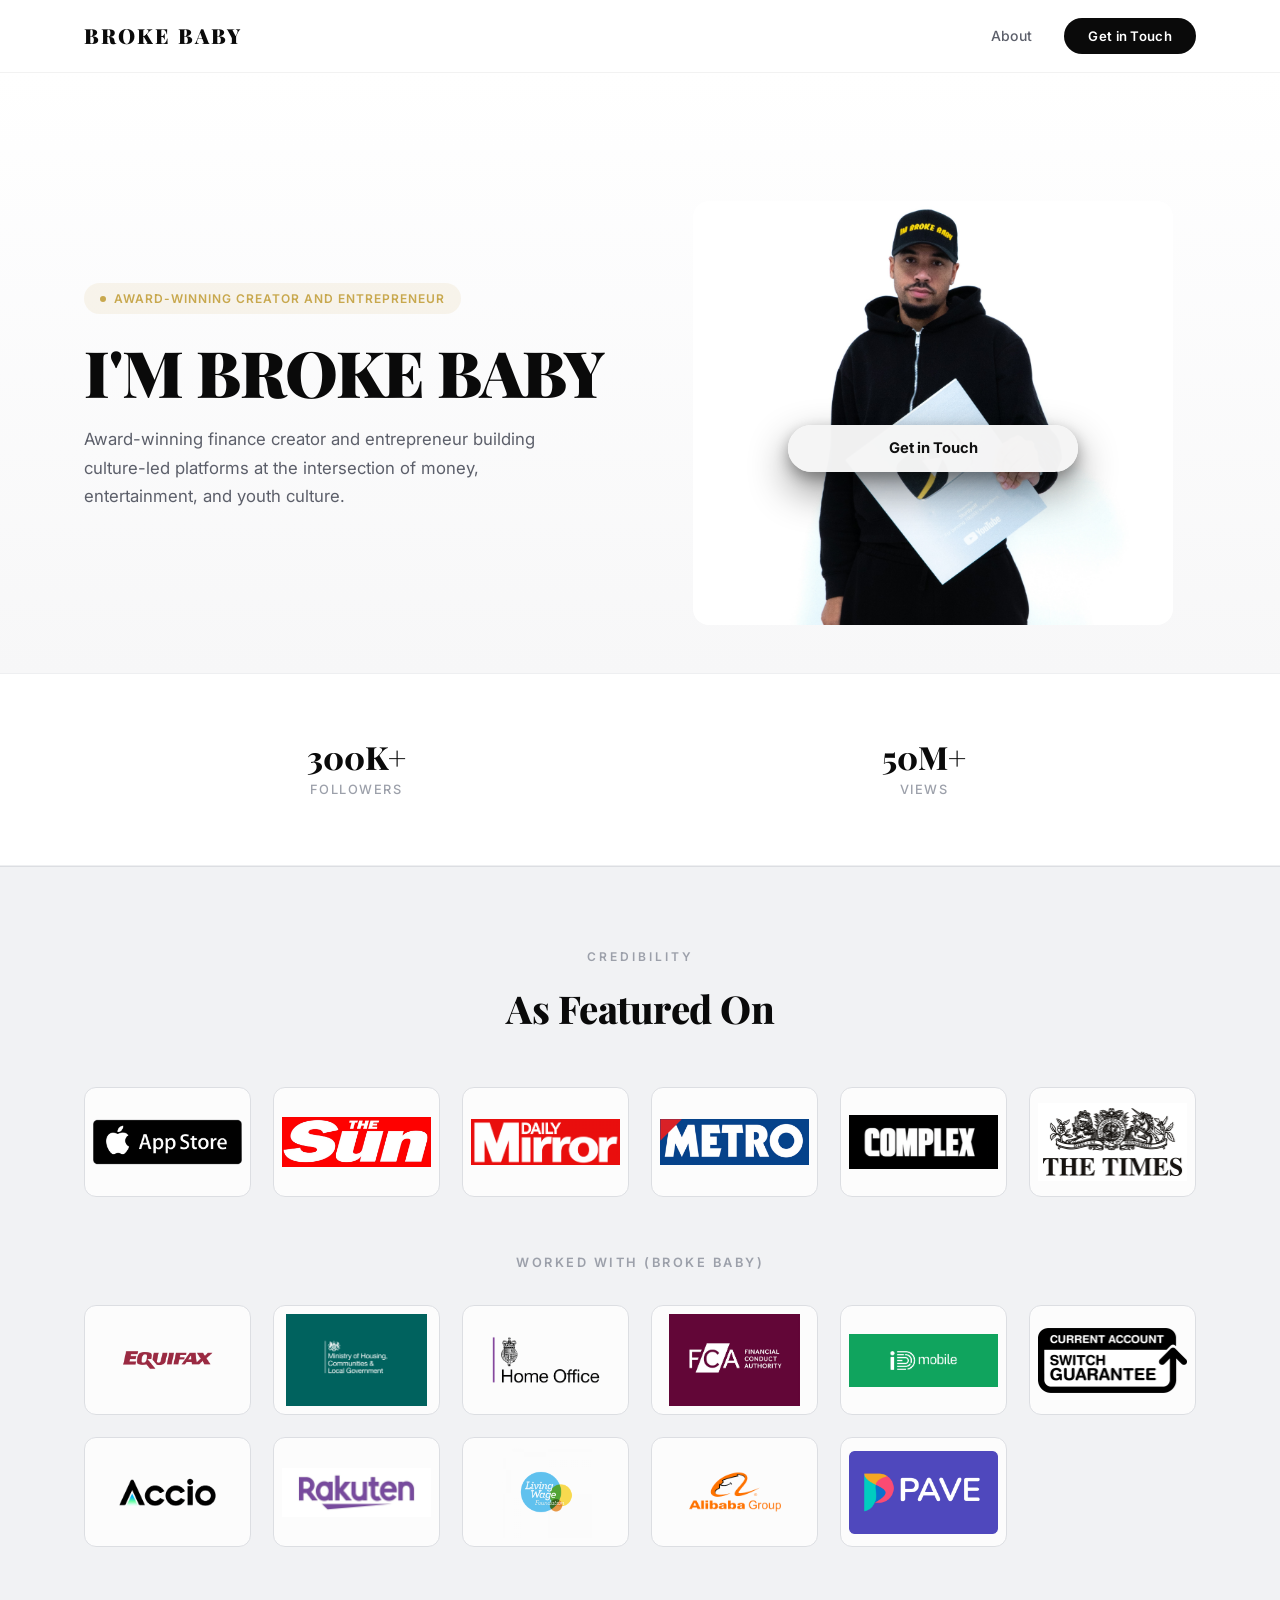
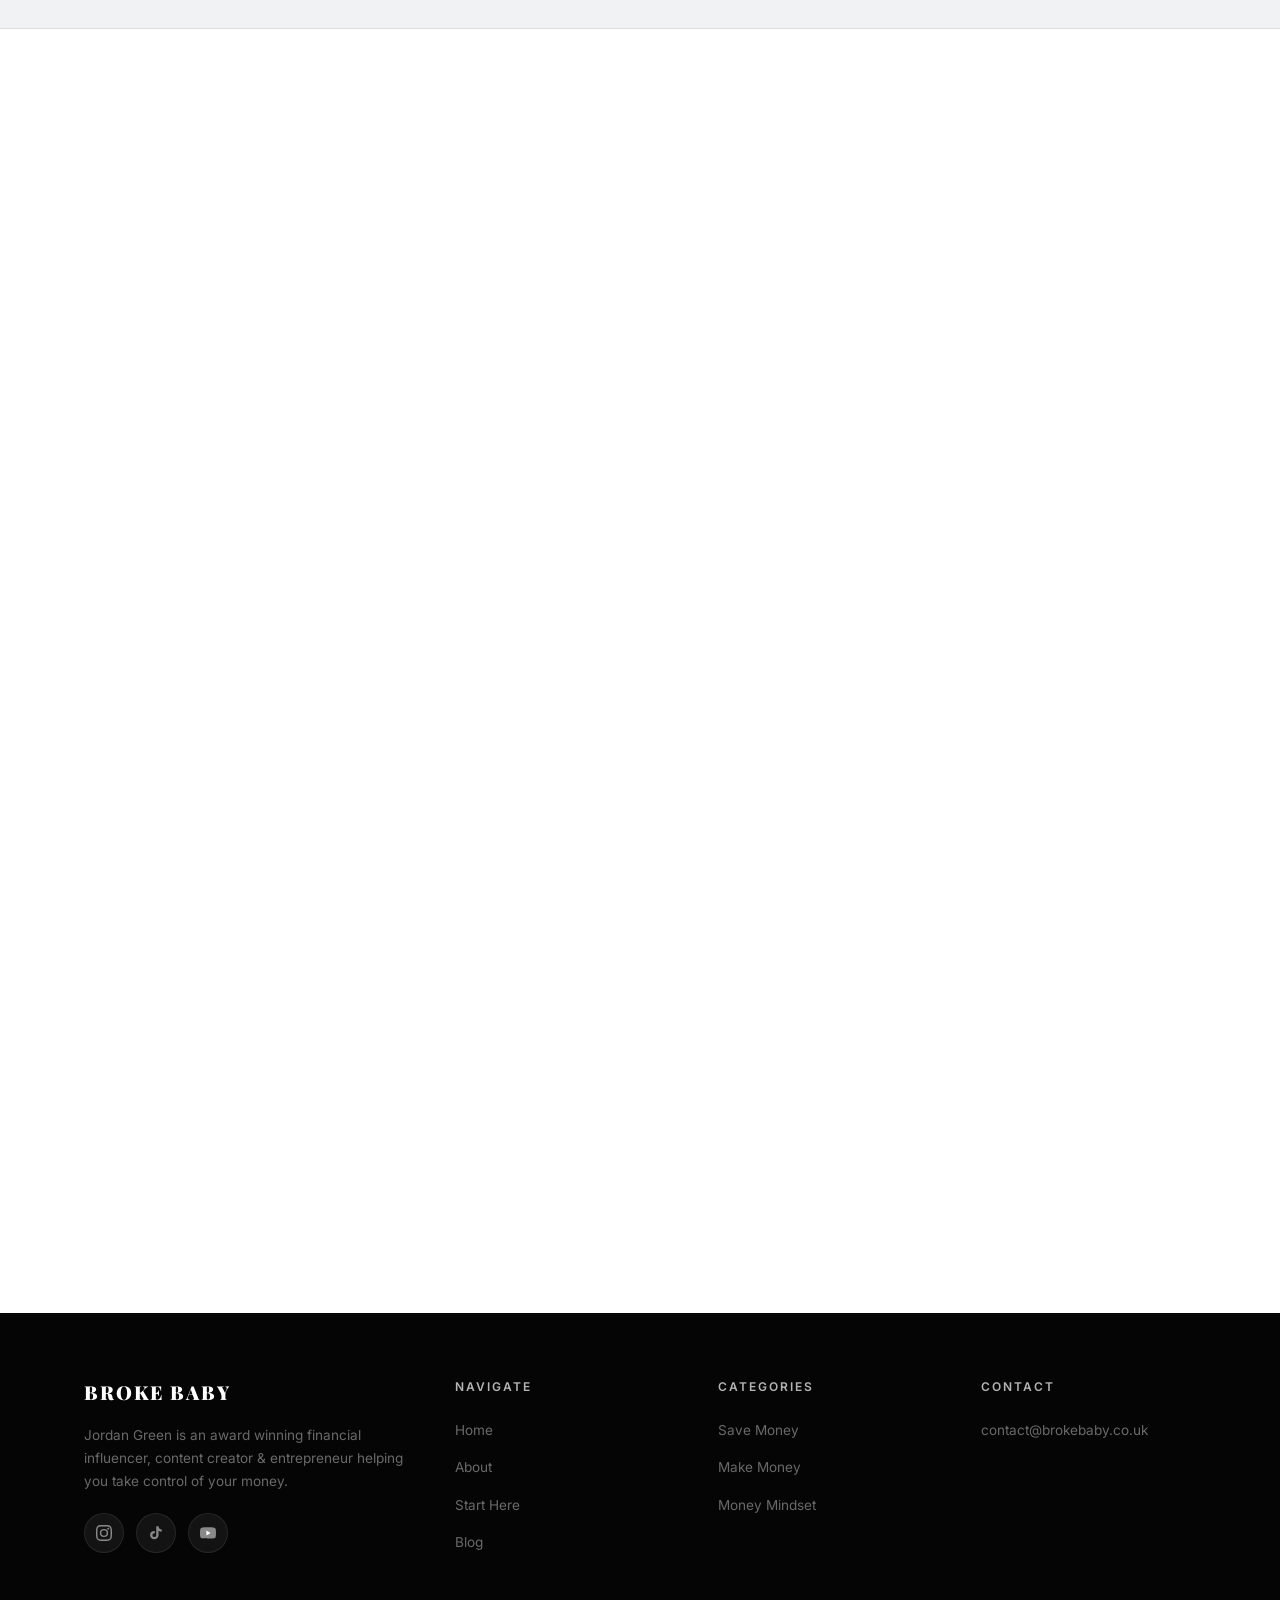
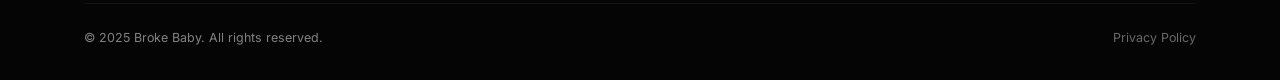
<file: index.html>
<!DOCTYPE html>
<html lang="en">
<head>
  <meta charset="UTF-8">
  <meta name="viewport" content="width=device-width, initial-scale=1.0">
  <title>Broke Baby | Jordan Green</title>
  <link rel="preconnect" href="https://fonts.googleapis.com">
  <link rel="preconnect" href="https://fonts.gstatic.com" crossorigin>
  <link href="https://fonts.googleapis.com/css2?family=Inter:wght@400;500;600;700;800;900&family=Playfair+Display:wght@700;800;900&display=swap" rel="stylesheet">
  <style>
    *, *::before, *::after {
      margin: 0;
      padding: 0;
      box-sizing: border-box;
    }

    :root {
      --max-width: 1160px;
      --bg: #fafafa;
      --white: #ffffff;
      --black: #0a0a0a;
      --grey-50: #f7f7f8;
      --grey-100: #eeeff1;
      --grey-200: #dcdee2;
      --grey-400: #9ca0aa;
      --grey-600: #5c5f6a;
      --accent: #c8a84e;
      --radius: 10px;
      --radius-lg: 16px;
      --shadow-sm: 0 1px 3px rgba(0,0,0,0.06), 0 1px 2px rgba(0,0,0,0.04);
      --shadow-md: 0 4px 16px rgba(0,0,0,0.06), 0 2px 6px rgba(0,0,0,0.04);
      --shadow-lg: 0 10px 40px rgba(0,0,0,0.08), 0 4px 12px rgba(0,0,0,0.04);
      --transition: 0.3s cubic-bezier(0.4, 0, 0.2, 1);
    }

    html {
      scroll-behavior: smooth;
      -webkit-font-smoothing: antialiased;
      -moz-osx-font-smoothing: grayscale;
    }

    body {
      font-family: 'Inter', -apple-system, BlinkMacSystemFont, sans-serif;
      background: var(--bg);
      color: var(--black);
      line-height: 1.6;
      overflow-x: hidden;
    }

    .container {
      max-width: var(--max-width);
      margin: 0 auto;
      padding: 0 24px;
    }

    /* ========== NAV ========== */
    .nav {
      position: sticky;
      top: 0;
      z-index: 1000;
      background: rgba(255,255,255,0.92);
      backdrop-filter: blur(20px);
      -webkit-backdrop-filter: blur(20px);
      border-bottom: 1px solid rgba(0,0,0,0.05);
      transition: box-shadow var(--transition);
    }

    .nav.scrolled {
      box-shadow: 0 1px 12px rgba(0,0,0,0.06);
    }

    .nav-inner {
      display: flex;
      align-items: center;
      justify-content: space-between;
      height: 72px;
    }

    .nav-logo {
      font-family: 'Playfair Display', serif;
      font-weight: 900;
      font-size: 1.3rem;
      letter-spacing: 2px;
      text-transform: uppercase;
      color: var(--black);
      text-decoration: none;
    }

    .nav-links {
      display: flex;
      align-items: center;
      gap: 32px;
      list-style: none;
    }

    .nav-links a {
      font-size: 0.875rem;
      font-weight: 500;
      color: var(--grey-600);
      text-decoration: none;
      letter-spacing: 0.3px;
      transition: color var(--transition);
      position: relative;
    }

    .nav-links a::after {
      content: '';
      position: absolute;
      bottom: -4px;
      left: 0;
      width: 0;
      height: 2px;
      background: var(--black);
      transition: width var(--transition);
    }

    .nav-links a:hover {
      color: var(--black);
    }

    .nav-links a:hover::after {
      width: 100%;
    }

    .nav-cta {
      background: var(--black) !important;
      color: var(--white) !important;
      padding: 10px 24px !important;
      border-radius: 50px !important;
      font-weight: 600 !important;
      font-size: 0.825rem !important;
      letter-spacing: 0.3px;
      transition: transform var(--transition), box-shadow var(--transition) !important;
    }

    .nav-cta::after {
      display: none !important;
    }

    .nav-cta:hover {
      transform: translateY(-1px);
      box-shadow: 0 4px 16px rgba(0,0,0,0.18) !important;
    }

    .nav-mobile-toggle {
      display: none;
      background: none;
      border: none;
      cursor: pointer;
      padding: 8px;
    }

    .nav-mobile-toggle span {
      display: block;
      width: 22px;
      height: 2px;
      background: var(--black);
      margin: 5px 0;
      transition: var(--transition);
      border-radius: 2px;
    }

    .nav-mobile-toggle.active span:nth-child(1) {
      transform: rotate(45deg) translate(5px, 5px);
    }

    .nav-mobile-toggle.active span:nth-child(2) {
      opacity: 0;
    }

    .nav-mobile-toggle.active span:nth-child(3) {
      transform: rotate(-45deg) translate(5px, -5px);
    }

    /* ========== HERO ========== */
    .hero {
      padding: 80px 0 0;
      background: linear-gradient(180deg, var(--white) 0%, var(--grey-50) 100%);
      overflow: hidden;
    }

    .hero-grid {
      display: grid;
      grid-template-columns: 1fr 1fr;
      gap: 60px;
      align-items: center;
      min-height: 520px;
    }

    .hero-content {
      max-width: 540px;
    }

    .hero-badge {
      display: inline-flex;
      align-items: center;
      gap: 8px;
      background: rgba(200, 168, 78, 0.1);
      color: var(--accent);
      padding: 6px 16px;
      border-radius: 50px;
      font-size: 0.75rem;
      font-weight: 600;
      letter-spacing: 1px;
      text-transform: uppercase;
      margin-bottom: 24px;
    }

    .hero-badge::before {
      content: '';
      width: 6px;
      height: 6px;
      background: var(--accent);
      border-radius: 50%;
    }

    .hero-title {
      font-family: 'Playfair Display', serif;
      font-size: clamp(2.5rem, 5vw, 4rem);
      font-weight: 900;
      line-height: 1.05;
      letter-spacing: -1px;
      margin-bottom: 20px;
      color: var(--black);
    }

    .hero-text {
      font-size: 1.05rem;
      color: var(--grey-600);
      line-height: 1.7;
      margin-bottom: 32px;
      max-width: 480px;
    }

    .hero-buttons {
      display: flex;
      gap: 14px;
      flex-wrap: wrap;
    }

    .btn {
      display: inline-flex;
      align-items: center;
      justify-content: center;
      gap: 8px;
      padding: 14px 32px;
      border-radius: 50px;
      font-size: 0.9rem;
      font-weight: 600;
      text-decoration: none;
      letter-spacing: 0.3px;
      transition: all var(--transition);
      cursor: pointer;
      border: none;
    }

    .btn-primary {
      background: var(--black);
      color: var(--white);
    }

    .btn-primary:hover {
      transform: translateY(-2px);
      box-shadow: 0 6px 24px rgba(0,0,0,0.2);
    }

    .btn-secondary {
      background: transparent;
      color: var(--black);
      border: 1.5px solid var(--grey-200);
    }

    .btn-secondary:hover {
      border-color: var(--black);
      transform: translateY(-2px);
    }

    .sponsorship-btn {
      box-shadow: 0 12px 28px rgba(0,0,0,0.28), 0 4px 10px rgba(0,0,0,0.16);
      width: 100%;
    }

    .sponsorship-form-wrap { max-width: 560px; margin: 0 auto; }
    .sponsorship-form { display: grid; gap: 10px; }
    .sponsorship-form input,
    .sponsorship-form textarea {
      width: 100%;
      border: 1px solid var(--grey-200);
      border-radius: 10px;
      padding: 12px 14px;
      font: inherit;
      background: #fff;
      color: #111;
    }
    .sponsorship-form textarea { resize: vertical; }
    .hp-field { position: absolute !important; left: -10000px !important; opacity: 0 !important; }
    .partnership-status { margin: 6px 0 0; font-size: 0.92rem; color: var(--grey-600); text-align: center; min-height: 1.2em; }

    .hero-image-wrapper {
      position: relative;
      display: flex;
      justify-content: center;
      align-items: flex-end;
    }

    .hero-image-cta {
      position: absolute;
      left: 50%;
      transform: translateX(-50%);
      bottom: 36%;
      z-index: 3;
      background: rgba(245,245,245,0.98);
      color: #111;
      border: 0;
      border-radius: 999px;
      padding: 12px 26px;
      font-weight: 700;
      font-size: 0.92rem;
      text-decoration: none;
      min-width: 290px;
      text-align: center;
      box-shadow: 0 18px 40px rgba(0,0,0,0.45), 0 6px 14px rgba(0,0,0,0.3);
    }

    .hero-image-cta:hover { border-color: var(--accent); color: var(--accent); }

    .hero-image {
      width: 100%;
      max-width: 480px;
      height: auto;
      border-radius: var(--radius-lg);
      object-fit: cover;
      object-position: center 30%;
    }

    .hero-mobile-text {
      display: none;
    }

    /* ========== STATS ========== */
    .stats {
      padding: 48px 0;
      background: var(--white);
      border-top: 1px solid var(--grey-100);
      border-bottom: 1px solid var(--grey-100);
    }

    .stats-grid {
      display: grid;
      grid-template-columns: repeat(2, 1fr);
      gap: 24px;
      text-align: center;
    }

    .stat-item {
      padding: 16px;
    }

    .stat-number {
      font-family: 'Playfair Display', serif;
      font-size: 2rem;
      font-weight: 800;
      color: var(--black);
      line-height: 1.2;
    }

    .stat-label {
      font-size: 0.8rem;
      color: var(--grey-400);
      text-transform: uppercase;
      letter-spacing: 1.5px;
      font-weight: 500;
      margin-top: 4px;
    }

    /* ========== SOCIAL PROOF ========== */
    .social-proof {
      padding: 80px 0;
      background: #f1f2f4;
      color: var(--black);
      border-top: 1px solid var(--grey-200);
      border-bottom: 1px solid var(--grey-200);
    }

    .section-label {
      font-size: 0.75rem;
      text-transform: uppercase;
      letter-spacing: 3px;
      font-weight: 600;
      color: var(--grey-400);
      text-align: center;
      margin-bottom: 12px;
    }

    .section-title {
      font-family: 'Playfair Display', serif;
      font-size: clamp(1.75rem, 3vw, 2.5rem);
      font-weight: 800;
      text-align: center;
      margin-bottom: 48px;
      letter-spacing: -0.5px;
    }

    .proof-subsection {
      margin-bottom: 56px;
    }

    .proof-subsection:last-child {
      margin-bottom: 0;
    }

    .proof-subtitle {
      font-size: 0.8rem;
      text-transform: uppercase;
      letter-spacing: 2.5px;
      font-weight: 600;
      color: var(--grey-400);
      text-align: center;
      margin-bottom: 32px;
    }

    .logos-row {
      display: grid;
      grid-template-columns: repeat(auto-fit, minmax(160px, 1fr));
      gap: 22px;
      align-items: center;
    }

    .logo-pill {
      display: flex;
      align-items: center;
      justify-content: center;
      height: 110px;
      width: 100%;
      font-size: 0.95rem;
      font-weight: 600;
      color: var(--black);
      letter-spacing: 0.3px;
      text-align: center;
      background: rgba(255,255,255,0.75);
      border: 1px solid var(--grey-200);
      border-radius: 12px;
      padding: 8px;
      overflow: hidden;
    }

    .logo-pill:hover {
      transform: none;
    }

    .logo-pill img {
      height: 100%;
      width: 100%;
      max-width: 100%;
      max-height: 100%;
      object-fit: contain;
      display: block;
      filter: none;
      margin: 0 auto;
    }

    /* ========== START HERE ========== */
    .start-here {
      padding: 100px 0;
      background: linear-gradient(180deg, var(--grey-50) 0%, var(--white) 100%);
    }

    .cards-grid {
      display: grid;
      grid-template-columns: repeat(3, 1fr);
      gap: 24px;
    }

    .card {
      background: var(--white);
      border-radius: var(--radius-lg);
      padding: 36px 28px;
      box-shadow: var(--shadow-sm);
      border: 1px solid var(--grey-100);
      transition: all var(--transition);
      text-decoration: none;
      color: inherit;
      display: flex;
      flex-direction: column;
      position: relative;
      overflow: hidden;
    }

    .card::before {
      content: '';
      position: absolute;
      top: 0;
      left: 0;
      right: 0;
      height: 3px;
      background: linear-gradient(90deg, var(--black), var(--grey-600));
      opacity: 0;
      transition: opacity var(--transition);
    }

    .card:hover {
      transform: translateY(-4px);
      box-shadow: var(--shadow-lg);
    }

    .card:hover::before {
      opacity: 1;
    }

    .card-icon {
      width: 48px;
      height: 48px;
      border-radius: var(--radius);
      background: var(--grey-50);
      display: flex;
      align-items: center;
      justify-content: center;
      margin-bottom: 20px;
      font-size: 1.3rem;
    }

    .card-title {
      font-family: 'Playfair Display', serif;
      font-size: 1.25rem;
      font-weight: 800;
      margin-bottom: 10px;
    }

    .card-text {
      font-size: 0.9rem;
      color: var(--grey-600);
      line-height: 1.65;
      flex: 1;
    }

    .card-arrow {
      margin-top: 20px;
      font-size: 0.85rem;
      font-weight: 600;
      color: var(--black);
      display: inline-flex;
      align-items: center;
      gap: 6px;
      transition: gap var(--transition);
    }

    .card:hover .card-arrow {
      gap: 12px;
    }

    /* ========== ABOUT ========== */
    .about {
      padding: 100px 0;
      background: var(--white);
    }

    .about-grid {
      display: grid;
      grid-template-columns: 1fr 1.2fr;
      gap: 64px;
      align-items: center;
    }

    .about-image-wrapper {
      position: relative;
    }

    .about-image-overlay-link {
      position: absolute;
      left: 0;
      right: 0;
      bottom: 12%;
      display: block;
      text-align: center;
      padding: 0 20px;
      color: rgba(255,255,255,0.98);
      font-family: 'Anton', 'Bebas Neue', sans-serif;
      letter-spacing: 0.45px;
      font-size: clamp(1.15rem, 2.9vw, 1.75rem);
      text-transform: uppercase;
      text-decoration: none;
      line-height: 1.2;
      text-shadow: 0 4px 14px rgba(0,0,0,0.72), 0 10px 28px rgba(0,0,0,0.55), 0 0 2px rgba(0,0,0,0.7);
    }

    .about-image {
      width: 100%;
      border-radius: var(--radius-lg);
      object-fit: cover;
      aspect-ratio: 4/5;
      box-shadow: var(--shadow-lg);
    }

    .about-content h2 {
      font-family: 'Playfair Display', serif;
      font-size: clamp(1.75rem, 3vw, 2.25rem);
      font-weight: 800;
      margin-bottom: 24px;
      letter-spacing: -0.5px;
    }

    .about-content p {
      font-size: 1rem;
      color: var(--grey-600);
      line-height: 1.75;
      margin-bottom: 16px;
      text-wrap: pretty;
      text-align: center;
    }

    .about-highlight {
      background: transparent;
      color: var(--grey-600) !important;
      border: 0;
      border-radius: 0;
      padding: 0;
      text-align: left;
      font-weight: 400;
      line-height: 1.75 !important;
      margin-bottom: 16px;
    }

    .about-content p:last-of-type {
      margin-bottom: 32px;
    }

    .about-awards {
      display: flex;
      flex-direction: column;
      gap: 12px;
      margin-top: 24px;
      padding-top: 24px;
      border-top: 1px solid var(--grey-100);
    }

    .award-item {
      display: flex;
      align-items: center;
      gap: 10px;
      font-size: 0.875rem;
      color: var(--grey-600);
    }

    .award-item svg {
      flex-shrink: 0;
      color: var(--accent);
    }

    /* ========== LATEST CONTENT ========== */
    .latest-content {
      padding: 100px 0;
      background: var(--grey-50);
    }

    .posts-grid {
      display: grid;
      grid-template-columns: repeat(3, 1fr);
      gap: 24px;
    }

    .post-card {
      background: var(--white);
      border-radius: var(--radius-lg);
      overflow: hidden;
      box-shadow: var(--shadow-sm);
      border: 1px solid var(--grey-100);
      transition: all var(--transition);
      text-decoration: none;
      color: inherit;
    }

    .post-card:hover {
      transform: translateY(-4px);
      box-shadow: var(--shadow-lg);
    }

    .post-image {
      width: 100%;
      aspect-ratio: 16/10;
      object-fit: cover;
    }

    .post-body {
      padding: 24px;
    }

    .post-meta {
      font-size: 0.75rem;
      color: var(--grey-400);
      text-transform: uppercase;
      letter-spacing: 1px;
      font-weight: 500;
      margin-bottom: 10px;
    }

    .post-title {
      font-family: 'Playfair Display', serif;
      font-size: 1.1rem;
      font-weight: 800;
      line-height: 1.35;
      margin-bottom: 10px;
    }

    .post-excerpt {
      font-size: 0.875rem;
      color: var(--grey-600);
      line-height: 1.6;
    }

    /* ========== CTA ========== */
    .cta {
      padding: 100px 0;
      background: var(--black);
      color: var(--white);
      text-align: center;
      position: relative;
      overflow: hidden;
    }

    .cta::before {
      content: '';
      position: absolute;
      top: -50%;
      left: -50%;
      width: 200%;
      height: 200%;
      background: radial-gradient(circle at 50% 50%, rgba(200,168,78,0.06) 0%, transparent 60%);
      pointer-events: none;
    }

    .cta-content {
      position: relative;
      z-index: 1;
    }

    .cta h2 {
      font-family: 'Playfair Display', serif;
      font-size: clamp(2rem, 4vw, 3rem);
      font-weight: 900;
      margin-bottom: 16px;
      letter-spacing: -0.5px;
    }

    .cta p {
      font-size: 1.05rem;
      color: rgba(255,255,255,0.65);
      max-width: 520px;
      margin: 0 auto 36px;
      line-height: 1.7;
    }

    .btn-white {
      background: var(--white);
      color: var(--black);
      padding: 16px 40px;
      font-size: 0.95rem;
    }

    .btn-white:hover {
      transform: translateY(-2px);
      box-shadow: 0 8px 30px rgba(255,255,255,0.15);
    }

    /* ========== FOOTER ========== */
    .footer {
      padding: 64px 0 32px;
      background: #050505;
      color: rgba(255,255,255,0.5);
    }

    .footer-grid {
      display: grid;
      grid-template-columns: 1.5fr 1fr 1fr 1fr;
      gap: 48px;
      margin-bottom: 48px;
    }

    .footer-brand {
      font-family: 'Playfair Display', serif;
      font-weight: 900;
      font-size: 1.2rem;
      letter-spacing: 2px;
      text-transform: uppercase;
      color: var(--white);
      margin-bottom: 16px;
    }

    .footer-about {
      font-size: 0.85rem;
      line-height: 1.7;
      color: rgba(255,255,255,0.4);
    }

    .footer-heading {
      font-size: 0.75rem;
      text-transform: uppercase;
      letter-spacing: 2px;
      font-weight: 600;
      color: rgba(255,255,255,0.7);
      margin-bottom: 20px;
    }

    .footer-links {
      list-style: none;
      display: flex;
      flex-direction: column;
      gap: 12px;
    }

    .footer-links a {
      font-size: 0.85rem;
      color: rgba(255,255,255,0.4);
      text-decoration: none;
      transition: color var(--transition);
    }

    .footer-links a:hover {
      color: var(--white);
    }

    .footer-socials {
      display: flex;
      gap: 12px;
      margin-top: 8px;
    }

    .footer-social {
      width: 40px;
      height: 40px;
      border-radius: 50%;
      background: rgba(255,255,255,0.06);
      border: 1px solid rgba(255,255,255,0.08);
      display: flex;
      align-items: center;
      justify-content: center;
      color: rgba(255,255,255,0.5);
      text-decoration: none;
      font-size: 0.85rem;
      transition: all var(--transition);
    }

    .footer-social:hover {
      background: rgba(255,255,255,0.12);
      color: var(--white);
      transform: translateY(-2px);
    }

    .footer-bottom {
      border-top: 1px solid rgba(255,255,255,0.06);
      padding-top: 24px;
      display: flex;
      justify-content: space-between;
      align-items: center;
      font-size: 0.78rem;
    }

    .footer-bottom a {
      color: rgba(255,255,255,0.4);
      text-decoration: none;
    }

    .footer-bottom a:hover {
      color: var(--white);
    }

    /* ========== MOBILE NAV ========== */
    .mobile-menu {
      display: none;
      position: fixed;
      top: 72px;
      left: 0;
      right: 0;
      bottom: 0;
      background: rgba(255,255,255,0.98);
      backdrop-filter: blur(20px);
      z-index: 999;
      padding: 32px 24px;
    }

    .mobile-menu.active {
      display: flex;
      flex-direction: column;
      gap: 8px;
      animation: fadeIn 0.3s ease;
    }

    .mobile-menu a {
      display: block;
      padding: 16px 0;
      font-size: 1.1rem;
      font-weight: 500;
      color: var(--black);
      text-decoration: none;
      border-bottom: 1px solid var(--grey-100);
    }

    .mobile-menu .btn {
      margin-top: 16px;
      text-align: center;
    }

    /* ========== ANIMATIONS ========== */
    @keyframes fadeIn {
      from { opacity: 0; }
      to { opacity: 1; }
    }

    .reveal {
      opacity: 0;
      transform: translateY(26px);
      transition: opacity 0.55s ease, transform 0.65s cubic-bezier(.19,1,.22,1);
      will-change: transform, opacity;
    }

    .reveal.visible {
      opacity: 1;
      transform: translateY(0);
    }

    /* ========== RESPONSIVE ========== */
    @media (max-width: 1024px) {
      .hero-grid {
        grid-template-columns: 1fr;
        gap: 40px;
        text-align: center;
      }

      .hero-content {
        max-width: 100%;
        display: flex;
        flex-direction: column;
        align-items: center;
      }

      .hero-text {
        max-width: 560px;
      }

      .hero-buttons {
        justify-content: center;
      }

      .hero-image {
        max-width: 400px;
      }

      .stats-grid {
        grid-template-columns: repeat(2, 1fr);
      }

      .cards-grid {
        grid-template-columns: repeat(2, 1fr);
      }

      .about-grid {
        grid-template-columns: 1fr;
        gap: 40px;
      }

      .about-image {
        aspect-ratio: 3/2;
      }

      .posts-grid {
        grid-template-columns: repeat(2, 1fr);
      }

      .footer-grid {
        grid-template-columns: 1fr 1fr;
        gap: 32px;
      }
    }

    @media (max-width: 768px) {
      .nav-links {
        display: none;
      }

      .nav-mobile-toggle {
        display: block;
      }

      .hero {
        padding: 48px 0 0;
      }

      .hero-text {
        display: none;
      }

      .hero-image-wrapper {
        display: flex;
        flex-direction: column;
        align-items: center;
      }

      .hero-image {
        height: auto;
        object-fit: cover;
        object-position: center top;
      }

      .hero-mobile-text {
        display: block;
        width: 100%;
        margin: 14px auto 0;
        max-width: 320px;
        font-size: 0.98rem;
        line-height: 1.45;
        color: var(--grey-600);
        text-align: center;
      }

      .about-image-overlay-link {
        font-size: clamp(1.05rem, 5.4vw, 1.35rem);
        text-shadow: 0 4px 12px rgba(0,0,0,0.72), 0 8px 22px rgba(0,0,0,0.55);
      }

      .hero-image-cta {
        bottom: 35%;
        font-size: 0.84rem;
        padding: 10px 14px;
        min-width: 230px;
      }

      .hero-title {
        font-size: 2.25rem;
      }

      .stats-grid {
        grid-template-columns: repeat(2, 1fr);
        gap: 12px;
      }

      .stat-number {
        font-size: 1.5rem;
      }

      .cards-grid {
        grid-template-columns: 1fr;
      }

      .posts-grid {
        grid-template-columns: 1fr;
      }

      .section-title {
        font-size: 1.75rem;
      }

      .social-proof {
        padding: 60px 0;
      }

      .start-here,
      .about,
      .latest-content,
      .cta {
        padding: 72px 0;
      }

      .logos-row {
        gap: 14px;
        grid-template-columns: repeat(2, minmax(120px, 1fr));
      }

      .logo-pill {
        font-size: 0.78rem;
        height: 82px;
        padding: 6px;
      }

      .logo-pill img {
        height: 100%;
        width: 100%;
        max-width: 100%;
        max-height: 100%;
      }

      .footer-grid {
        grid-template-columns: 1fr;
        gap: 32px;
      }

      .footer-bottom {
        flex-direction: column;
        gap: 12px;
        text-align: center;
      }
    }

    @media (max-width: 480px) {
      .container {
        padding: 0 16px;
      }

      .hero-title {
        font-size: 2rem;
      }

      .btn {
        padding: 12px 24px;
        font-size: 0.85rem;
      }

      .hero-buttons {
        flex-direction: column;
        width: 100%;
      }

      .hero-buttons .btn {
        width: 100%;
      }
    }
  </style>
</head>
<body>

  <!-- NAV -->
  <nav class="nav" id="nav">
    <div class="container nav-inner">
      <a href="/" class="nav-logo">Broke Baby</a>
      <ul class="nav-links">
        <li><a href="#about">About</a></li>
        <li><a href="mailto:contact@brokebaby.co.uk" class="nav-cta">Get in Touch</a></li>
      </ul>
      <button class="nav-mobile-toggle" id="mobileToggle" aria-label="Menu">
        <span></span>
        <span></span>
        <span></span>
      </button>
    </div>
  </nav>

  <!-- MOBILE MENU -->
  <div class="mobile-menu" id="mobileMenu">
    <a href="#about" onclick="closeMobile()">About</a>


    <a href="mailto:contact@brokebaby.co.uk" class="btn btn-primary" onclick="closeMobile()">Get in Touch</a>
  </div>

  <!-- HERO -->
  <section class="hero">
    <div class="container">
      <div class="hero-grid">
        <div class="hero-content reveal">
          <div class="hero-badge">Award-Winning Creator and Entrepreneur</div>
          <h1 class="hero-title">I'M BROKE BABY</h1>
          <p class="hero-text">Award-winning finance creator and entrepreneur building culture-led platforms at the intersection of money, entertainment, and youth culture.</p>

        </div>
        <div class="hero-image-wrapper reveal">
          <img src="assets/images/hero-updated.jpg" alt="Jordan Green - I'm Broke Baby" class="hero-image"
               onerror="this.style.background='linear-gradient(135deg, #1a1a1a, #333)'; this.style.minHeight='480px'; this.alt='Jordan Green';">
          <a href="mailto:contact@brokebaby.co.uk" class="hero-image-cta">Get in Touch</a>
          <p class="hero-mobile-text">Award-winning finance creator and entrepreneur building culture-led platforms at the intersection of money, entertainment, and youth culture.</p>
        </div>
      </div>
    </div>
  </section>

  <!-- STATS -->
  <section class="stats">
    <div class="container">
      <div class="stats-grid reveal">
        <div class="stat-item">
          <div class="stat-number" data-count="300000" data-format="compactPlus">0</div>
          <div class="stat-label">Followers</div>
        </div>
        <div class="stat-item">
          <div class="stat-number" data-count="50000000" data-format="compactPlus">0</div>
          <div class="stat-label">Views</div>
        </div>
      </div>
    </div>
  </section>

  <!-- SOCIAL PROOF -->
  <section class="social-proof">
    <div class="container">
      <div class="reveal">
        <div class="section-label">Credibility</div>
        <h2 class="section-title">As Featured On</h2>
      </div>
      <div class="proof-subsection reveal">
        <div class="logos-row">
          <span class="logo-pill"><img src="assets/logos/seen-on/app-store.png" alt="App Store"></span>
          <span class="logo-pill"><img src="assets/logos/seen-on/complex.png" alt="Complex"></span>
          <span class="logo-pill"><img src="assets/logos/seen-on/metro.png" alt="Metro"></span>
          <span class="logo-pill"><img src="assets/logos/seen-on/the-sun.png" alt="The Sun"></span>
          <span class="logo-pill"><img src="assets/logos/seen-on/daily-mirror.png" alt="Daily Mirror"></span>
          <span class="logo-pill"><img src="assets/logos/seen-on/the-times.png" alt="The Times"></span>
        </div>
      </div>
      <div class="proof-subsection reveal">
        <div class="proof-subtitle">Worked With (Broke Baby)</div>
        <div class="logos-row">
          <span class="logo-pill"><img src="assets/wix/Me old/Worked with I'm broke baby/equifax-logo-png-transparent.png" alt="Equifax"></span>
          <span class="logo-pill"><img src="assets/wix/Me old/Worked with I'm broke baby/s300_1_2.png" alt="Brand Logo"></span>
          <span class="logo-pill"><img src="assets/wix/Me old/Worked with I'm broke baby/Home_Office-Logo.wine.png" alt="Home Office"></span>
          <span class="logo-pill"><img src="assets/wix/Me old/Worked with I'm broke baby/FCAvisuals2.jpg" alt="FCA"></span>
          <span class="logo-pill"><img src="assets/wix/Me old/Worked with I'm broke baby/logo-solid.png" alt="NatWest"></span>
          <span class="logo-pill"><img src="assets/wix/Me old/Worked with I'm broke baby/current-account-switch-guarantee-logo-E846E7E3D6-seeklogo.com.png" alt="Current Account Switch Guarantee"></span>
          <span class="logo-pill"><img src="assets/wix/Me old/Worked with I'm broke baby/1752202306095-acciologo.png" alt="Accio"></span>
          <span class="logo-pill"><img src="assets/wix/Me old/Worked with I'm broke baby/Rakuten_Purple_Logo.jpg" alt="Rakuten"></span>
          <span class="logo-pill"><img src="assets/wix/Me old/Worked with I'm broke baby/page-image.png" alt="Brand Logo"></span>
          <span class="logo-pill"><img src="assets/wix/Me old/Worked with I'm broke baby/2kegskvfq79fk2sm6sutimfcv3.png" alt="Brand Logo"></span>
          <span class="logo-pill"><img src="assets/wix/Me old/Worked with I'm broke baby/6218a9d0639ebac788661d5a_Frame 27.png" alt="Brand Logo"></span>
        </div>
      </div>

    </div>
  </section>


  <!-- ABOUT -->
  <section class="about" id="about">
    <div class="container">
      <div class="about-grid">
        <div class="about-image-wrapper reveal">
          <img src="assets/images/hero.jpg" alt="Jordan Green" class="about-image"
               onerror="this.style.background='linear-gradient(135deg, #1a1a1a, #333)'; this.style.minHeight='400px';">
          <a href="https://sturdyoff.com" target="_blank" rel="noopener" class="about-image-overlay-link">Sturdy Off x Nike Air Force 1 campaign</a>
        </div>
        <div class="about-content reveal" style="margin:0 auto; max-width:760px;">
          <div class="section-label" style="text-align: center;">About</div>
          <h2 style="text-align:center;">Jordan Green</h2>
          <p class="about-highlight">Jordan Green is an award-winning financial influencer, content creator, and entrepreneur building platforms at the intersection of money, culture, and youth entertainment.</p>
          <p>In 2022, he was named Highly Commended Online Financial Influencer of the Year by the British Bank Award.</p>
          <p>Through <a href="https://sturdyoff.com" target="_blank" rel="noopener">Sturdy Off</a>, a company co-founded by Jordan, he has fused groundbreaking dance and youth culture into brandable, high-impact content partnerships with global brands including Nike, Adidas, JD Sports, Wingstop, EMI, Universal Music Group, EMPIRE, and Honour. In just four years, the platform generated over 1 billion views and built a community of more than 3 million followers.</p>
          <p>Jordan is currently building <a href="https://danceclash.co" target="_blank" rel="noopener">Dance Clash</a>, a digital-first platform designed to showcase talented dancers across the UK and give them maximum visibility and exposure.</p>
          <p style="text-align:center; margin-top: 18px;"><a href="mailto:jordan@sturdyoff.com" class="btn btn-secondary sponsorship-btn">Sponsorship Inquiries</a></p>
          <div class="proof-subtitle" style="text-align:left; color: var(--grey-600); margin-top: 24px;">Worked With on Sturdy Off</div>
          <div class="logos-row">
            <span class="logo-pill"><img src="assets/wix/worked with sturdy off/nike_PNG11.png" alt="Nike"></span>
            <span class="logo-pill"><img src="assets/logos/worked-with/adidas-sturdy.png" alt="Adidas"></span>
            <span class="logo-pill"><img src="assets/wix/worked with sturdy off/JD_Sports_logo.svg.png" alt="JD Sports"></span>
            <span class="logo-pill"><img src="assets/wix/worked with sturdy off/Wingstop_logo.svg" alt="Wingstop"></span>
            <span class="logo-pill"><img src="assets/wix/worked with sturdy off/2560px-EMI_logo.svg.png" alt="EMI"></span>
            <span class="logo-pill"><img src="assets/wix/Me old/Worked with I'm broke baby/2kegskvfq79fk2sm6sutimfcv3.png" alt="Universal Music Group"></span>
            <span class="logo-pill"><img src="assets/wix/worked with sturdy off/empire-distribution-logo-4B385C1B46-seeklogo.com.png" alt="EMPIRE"></span>
            <span class="logo-pill"><img src="assets/wix/worked with sturdy off/Honor_(brand)-Logo.wine.png" alt="Honour"></span>
          </div>
        </div>
      </div>
    </div>
  </section>

  <!-- FOOTER -->
  <footer class="footer">
    <div class="container">
      <div class="footer-grid">
        <div>
          <div class="footer-brand">Broke Baby</div>
          <p class="footer-about">Jordan Green is an award winning financial influencer, content creator &amp; entrepreneur helping you take control of your money.</p>
          <div class="footer-socials" style="margin-top: 20px;">
            <a href="https://www.instagram.com/imbrokebaby/" class="footer-social" aria-label="Instagram" target="_blank" rel="noopener">
              <svg width="16" height="16" viewBox="0 0 24 24" fill="currentColor"><path d="M12 2.163c3.204 0 3.584.012 4.85.07 3.252.148 4.771 1.691 4.919 4.919.058 1.265.069 1.645.069 4.849 0 3.205-.012 3.584-.069 4.849-.149 3.225-1.664 4.771-4.919 4.919-1.266.058-1.644.07-4.85.07-3.204 0-3.584-.012-4.849-.07-3.26-.149-4.771-1.699-4.919-4.92-.058-1.265-.07-1.644-.07-4.849 0-3.204.013-3.583.07-4.849.149-3.227 1.664-4.771 4.919-4.919 1.266-.057 1.645-.069 4.849-.069zM12 0C8.741 0 8.333.014 7.053.072 2.695.272.273 2.69.073 7.052.014 8.333 0 8.741 0 12c0 3.259.014 3.668.072 4.948.2 4.358 2.618 6.78 6.98 6.98C8.333 23.986 8.741 24 12 24c3.259 0 3.668-.014 4.948-.072 4.354-.2 6.782-2.618 6.979-6.98.059-1.28.073-1.689.073-4.948 0-3.259-.014-3.667-.072-4.947-.196-4.354-2.617-6.78-6.979-6.98C15.668.014 15.259 0 12 0zm0 5.838a6.162 6.162 0 100 12.324 6.162 6.162 0 000-12.324zM12 16a4 4 0 110-8 4 4 0 010 8zm6.406-11.845a1.44 1.44 0 100 2.881 1.44 1.44 0 000-2.881z"/></svg>
            </a>
            <a href="https://www.tiktok.com/@imbrokebaby" class="footer-social" aria-label="TikTok" target="_blank" rel="noopener">
              <svg width="16" height="16" viewBox="0 0 24 24" fill="currentColor"><path d="M19.59 6.69a4.83 4.83 0 01-3.77-4.25V2h-3.45v13.67a2.89 2.89 0 01-2.88 2.5 2.89 2.89 0 01-2.89-2.89 2.89 2.89 0 012.89-2.89c.28 0 .54.04.79.1v-3.5a6.37 6.37 0 00-.79-.05A6.34 6.34 0 003.15 15.2a6.34 6.34 0 006.34 6.34 6.34 6.34 0 006.34-6.34V8.75a8.18 8.18 0 004.76 1.52v-3.4a4.85 4.85 0 01-1-.18z"/></svg>
            </a>
            <a href="https://www.youtube.com/@imbrokebaby" class="footer-social" aria-label="YouTube" target="_blank" rel="noopener">
              <svg width="16" height="16" viewBox="0 0 24 24" fill="currentColor"><path d="M23.498 6.186a3.016 3.016 0 00-2.122-2.136C19.505 3.545 12 3.545 12 3.545s-7.505 0-9.377.505A3.017 3.017 0 00.502 6.186C0 8.07 0 12 0 12s0 3.93.502 5.814a3.016 3.016 0 002.122 2.136c1.871.505 9.376.505 9.376.505s7.505 0 9.377-.505a3.015 3.015 0 002.122-2.136C24 15.93 24 12 24 12s0-3.93-.502-5.814z"/><path fill="#fff" d="M9.545 15.568V8.432L15.818 12l-6.273 3.568z"/></svg>
            </a>
          </div>
        </div>
        <div>
          <div class="footer-heading">Navigate</div>
          <ul class="footer-links">
            <li><a href="/">Home</a></li>
            <li><a href="#about">About</a></li>
            <li><a href="#start-here">Start Here</a></li>
            <li><a href="#latest">Blog</a></li>
          </ul>
        </div>
        <div>
          <div class="footer-heading">Categories</div>
          <ul class="footer-links">
            <li><a href="#">Save Money</a></li>
            <li><a href="#">Make Money</a></li>
            <li><a href="#">Money Mindset</a></li>
          </ul>
        </div>
        <div>
          <div class="footer-heading">Contact</div>
          <ul class="footer-links">
            <li><a href="mailto:contact@brokebaby.co.uk">contact@brokebaby.co.uk</a></li>
          </ul>
        </div>
      </div>
      <div class="footer-bottom">
        <span>&copy; 2025 Broke Baby. All rights reserved.</span>
        <a href="#">Privacy Policy</a>
      </div>
    </div>
  </footer>

  <script>
    // Mobile toggle
    const toggle = document.getElementById('mobileToggle');
    const menu = document.getElementById('mobileMenu');

    toggle.addEventListener('click', () => {
      toggle.classList.toggle('active');
      menu.classList.toggle('active');
      document.body.style.overflow = menu.classList.contains('active') ? 'hidden' : '';
    });

    function closeMobile() {
      toggle.classList.remove('active');
      menu.classList.remove('active');
      document.body.style.overflow = '';
    }

    // Nav scroll effect
    const nav = document.getElementById('nav');
    window.addEventListener('scroll', () => {
      nav.classList.toggle('scrolled', window.scrollY > 10);
    });

    // Dance Clash-style reveal (lighter, staggered)
    const revealTargets = [...document.querySelectorAll('.reveal')];
    const observer = new IntersectionObserver((entries) => {
      entries.forEach((entry) => {
        if (!entry.isIntersecting) return;
        const idx = revealTargets.indexOf(entry.target);
        entry.target.style.transitionDelay = `${idx * 90}ms`;
        entry.target.classList.add('visible');
      });
    }, { threshold: 0.12 });

    revealTargets.forEach((el) => observer.observe(el));

    // Count-up animation (Dance Clash style)
    const formatCompact = (n, withPlus = false) => {
      const abs = Math.abs(n);
      let out;
      if (abs >= 1_000_000) out = `${(n / 1_000_000).toFixed(0)}M`;
      else if (abs >= 1_000) out = `${(n / 1_000).toFixed(0)}K`;
      else out = `${Math.round(n)}`;
      return withPlus ? `${out}+` : out;
    };

    const animateCount = (el, target, format = 'number') => {
      const duration = 1500;
      let start = null;
      const step = (ts) => {
        if (!start) start = ts;
        const progress = Math.min((ts - start) / duration, 1);
        const eased = 1 - Math.pow(1 - progress, 3);
        const value = Math.round(eased * target);

        if (format === 'compactPlus') el.textContent = formatCompact(value, true);
        else if (format === 'compact') el.textContent = formatCompact(value, false);
        else el.textContent = String(value);

        if (progress < 1) requestAnimationFrame(step);
      };

      el.textContent = '0';
      requestAnimationFrame(step);
    };

    const statObserver = new IntersectionObserver((entries) => {
      entries.forEach((entry) => {
        if (!entry.isIntersecting) return;
        const el = entry.target;
        animateCount(el, Number(el.dataset.count || 0), el.dataset.format || 'number');
        statObserver.unobserve(el);
      });
    }, { threshold: 0.6 });

    document.querySelectorAll('.stat-number[data-count]').forEach((el) => statObserver.observe(el));

  </script>

</body>
</html>
</file>
